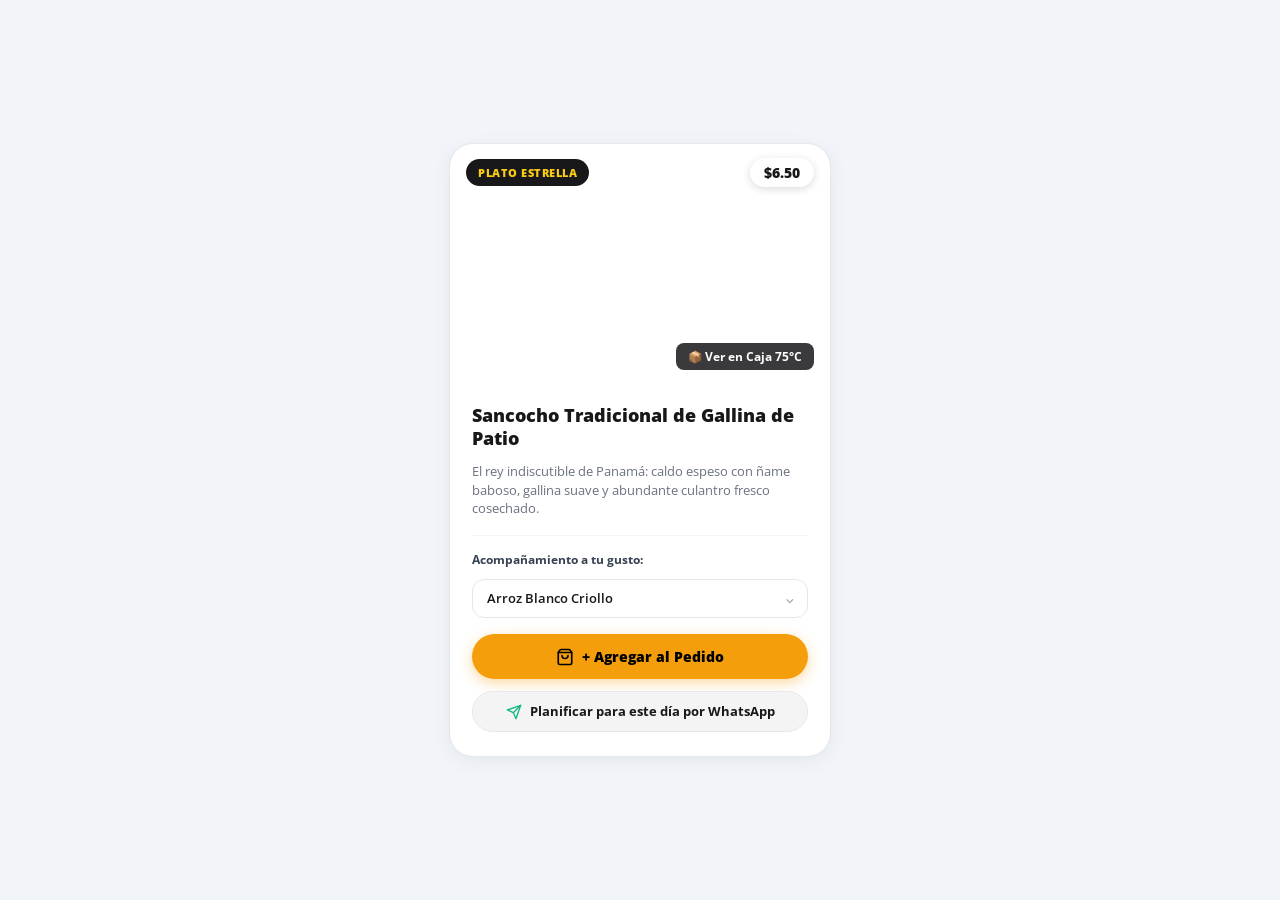
<file: card_631_preview.html>
<!DOCTYPE html>
<html lang="es">
<head>
<meta charset="UTF-8">
<title>Eat&Go - Card 631 Preview</title>
<link href="https://fonts.googleapis.com/css2?family=Open+Sans:wght@400;600;700;800&display=swap" rel="stylesheet">
<style>
  body {
    background: #F1F5F9;
    font-family: 'Open Sans', sans-serif;
    display: flex;
    justify-content: center;
    align-items: center;
    min-height: 100vh;
    margin: 0;
    padding: 40px;
    box-sizing: border-box;
  }

  .card-container {
    width: 380px;
    background: #FFFFFF;
    border-radius: 24px;
    border: 1px solid #E5E7EB;
    box-shadow: 0 4px 20px rgba(0,0,0,0.06);
    overflow: hidden;
    transition: transform 0.25s ease, box-shadow 0.25s ease;
  }

  .card-container:hover {
    transform: translateY(-4px);
    box-shadow: 0 14px 32px rgba(0,0,0,0.12);
  }

  .card-header {
    position: relative;
    height: 240px;
    background-image: url('https://eatgopty.com/wp-content/uploads/2026/09/Diseno-sin-titulo-6.png');
    background-size: cover;
    background-position: center;
    display: flex;
    flex-direction: column;
    justify-content: space-between;
    padding: 14px 16px;
    box-sizing: border-box;
  }

  .header-top {
    display: flex;
    justify-content: space-between;
    align-items: center;
  }

  .badge-star {
    background: #18181B;
    color: #FACC15;
    font-size: 11px;
    font-weight: 800;
    letter-spacing: 0.5px;
    padding: 6px 12px;
    border-radius: 50px;
    text-transform: uppercase;
  }

  .badge-price {
    background: #FFFFFF;
    color: #18181B;
    font-size: 14px;
    font-weight: 800;
    padding: 5px 14px;
    border-radius: 50px;
    box-shadow: 0 2px 8px rgba(0,0,0,0.15);
  }

  .header-bottom {
    display: flex;
    justify-content: flex-end;
  }

  .badge-box {
    background: rgba(24, 24, 27, 0.85);
    backdrop-filter: blur(6px);
    -webkit-backdrop-filter: blur(6px);
    color: #FFFFFF;
    font-size: 11.5px;
    font-weight: 700;
    padding: 6px 12px;
    border-radius: 8px;
    display: inline-flex;
    align-items: center;
    gap: 6px;
  }

  .card-body {
    padding: 20px 22px 24px;
    box-sizing: border-box;
    display: flex;
    flex-direction: column;
    gap: 12px;
  }

  .card-title {
    font-size: 18px;
    font-weight: 800;
    color: #18181B;
    margin: 0;
    line-height: 1.3;
  }

  .card-desc {
    font-size: 12.5px;
    color: #6B7280;
    margin: 0;
    line-height: 1.5;
  }

  .divider {
    height: 1px;
    background: #F3F4F6;
    margin: 4px 0;
  }

  .option-label {
    font-size: 11.5px;
    font-weight: 700;
    color: #374151;
    margin: 0;
  }

  .option-box {
    display: flex;
    justify-content: space-between;
    align-items: center;
    background: #FFFFFF;
    border: 1px solid #E5E7EB;
    border-radius: 12px;
    padding: 10px 14px;
    font-size: 12.5px;
    font-weight: 600;
    color: #18181B;
    cursor: pointer;
  }

  .btn-primary {
    background: #F59E0B;
    color: #000000;
    font-size: 14px;
    font-weight: 800;
    border: none;
    border-radius: 50px;
    padding: 13px 20px;
    display: flex;
    align-items: center;
    justify-content: center;
    cursor: pointer;
    box-shadow: 0 4px 14px rgba(245, 158, 11, 0.38);
    transition: all 0.2s ease;
    text-decoration: none;
    margin-top: 4px;
  }

  .btn-primary:hover {
    background: #D97706;
    transform: translateY(-1px);
    box-shadow: 0 6px 18px rgba(245, 158, 11, 0.48);
  }

  .btn-secondary {
    background: #F4F4F5;
    color: #18181B;
    font-size: 12.5px;
    font-weight: 700;
    border: 1px solid #E5E7EB;
    border-radius: 50px;
    padding: 11px 18px;
    display: flex;
    align-items: center;
    justify-content: center;
    cursor: pointer;
    text-decoration: none;
    transition: background 0.2s ease;
  }

  .btn-secondary:hover {
    background: #E4E4E7;
  }
</style>
</head>
<body>

<div class="card-container">
  <div class="card-header">
    <div class="header-top">
      <div class="badge-star">PLATO ESTRELLA</div>
      <div class="badge-price">$6.50</div>
    </div>
    <div class="header-bottom">
      <div class="badge-box">📦 Ver en Caja 75°C</div>
    </div>
  </div>
  <div class="card-body">
    <h3 class="card-title">Sancocho Tradicional de Gallina de Patio</h3>
    <p class="card-desc">El rey indiscutible de Panamá: caldo espeso con ñame baboso, gallina suave y abundante culantro fresco cosechado.</p>
    <div class="divider"></div>
    <p class="option-label">Acompañamiento a tu gusto:</p>
    <div class="option-box">
      <span>Arroz Blanco Criollo</span>
      <span style="color:#9CA3AF;font-size:12px;">⌵</span>
    </div>
    <a href="#" class="btn-primary woosq-btn" data-id="631">
      <svg xmlns="http://www.w3.org/2000/svg" width="18" height="18" viewBox="0 0 24 24" fill="none" stroke="#000000" stroke-width="2.2" stroke-linecap="round" stroke-linejoin="round" style="vertical-align:middle;margin-right:8px;"><path d="M3.4 5.467a2 2 0 0 0-.4 1.2V20a2 2 0 0 0 2 2h14a2 2 0 0 0 2-2V6.667a2 2 0 0 0-.4-1.2l-2-2.667A2 2 0 0 0 17 2H7a2 2 0 0 0-1.6.8z"></path><path d="M3 6h18"></path><path d="M16 10a4 4 0 0 1-8 0"></path></svg> + Agregar al Pedido
    </a>
    <a href="https://wa.me/50762345678" target="_blank" class="btn-secondary">
      <svg xmlns="http://www.w3.org/2000/svg" width="16" height="16" viewBox="0 0 24 24" fill="none" stroke="#10B981" stroke-width="2" stroke-linecap="round" stroke-linejoin="round" style="vertical-align:middle;margin-right:8px;"><line x1="22" y1="2" x2="11" y2="13"></line><polygon points="22 2 15 22 11 13 2 9 22 2"></polygon></svg> Planificar para este día por WhatsApp
    </a>
  </div>
</div>

</body>
</html>
</file>
